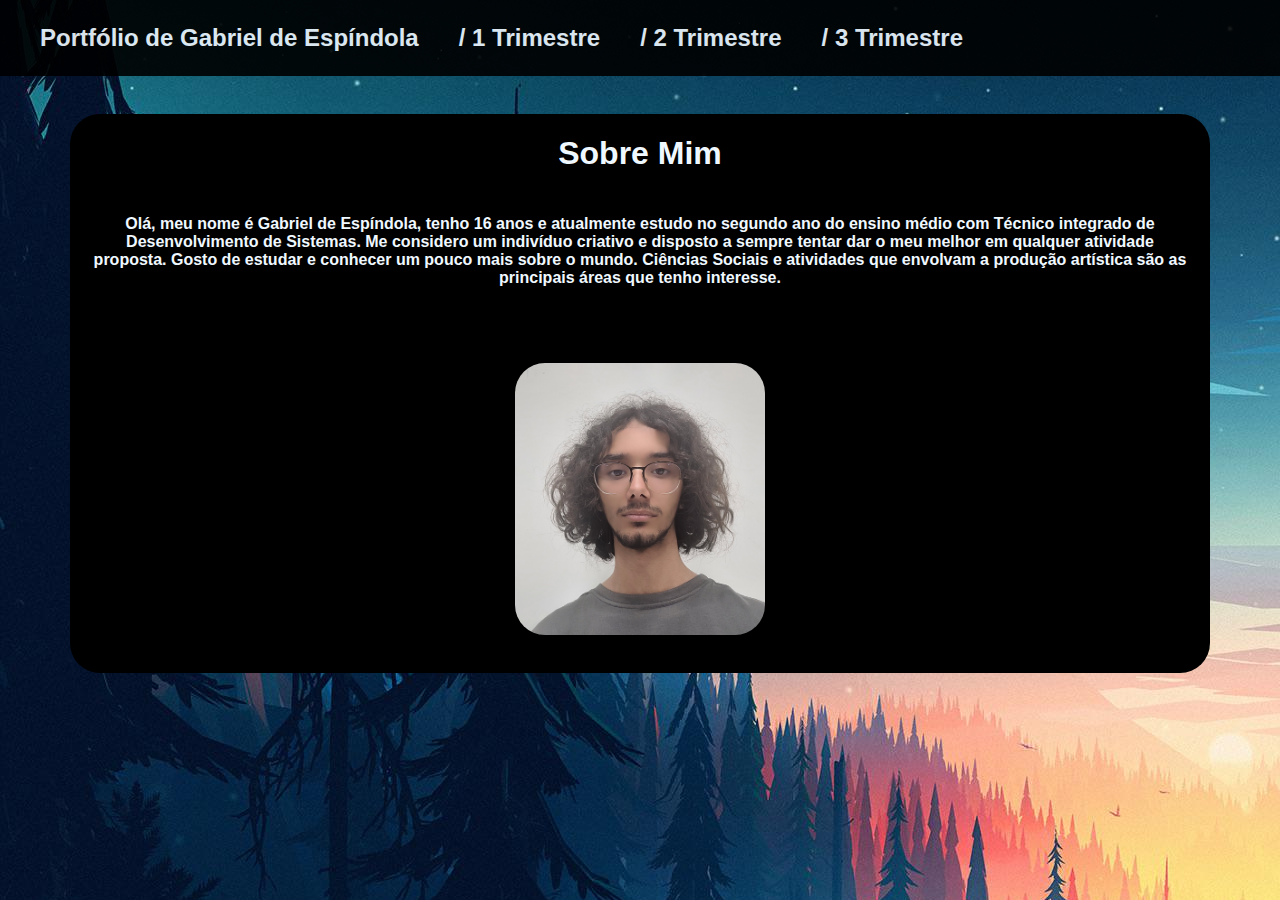
<file: index.html>
<!DOCTYPE html>
<html lang="pt-br">

    <head>
    <meta charset="UTF-8">
    <title>Portfólio</title>
    <link rel="stylesheet" href="style.css">
    </head>
    
<body>
    <div class="Cabeçalho">
    <header>
        <nav>
            <ul>
                <li><a href="index.html" class="home">Portfólio de Gabriel de Espíndola</a></li>
                <li><a href="trimestre1.html" class="tri1"> / 1 Trimestre</a></li>
                <li><a href="trimestre2.html" class="tri2"> / 2 Trimestre</a></li>
                <li><a href="trimestre3.html" class="tri3"> / 3 Trimestre</a></li>
            </ul>
        </nav>
    </header>
    
    </div>
    <br>
    
</div>
<section id="Início">
    <div class="meio">
        
        <h1 class="port"> Sobre Mim</h1>
        <div class="lista">
        <h4>Olá, meu nome é Gabriel de Espíndola, tenho 16 anos e atualmente estudo no segundo ano do ensino médio com Técnico integrado de Desenvolvimento de Sistemas.
            Me considero um indivíduo criativo e disposto a sempre tentar dar o meu melhor em qualquer atividade proposta. Gosto de estudar e conhecer um pouco mais sobre o mundo. Ciências Sociais e atividades que envolvam a produção artística são as principais áreas que tenho interesse.
        </h4>
    </div>
        <img class = image src="2.jpg" width="250px">
    </div>

</section>
</body>
</html>
</file>
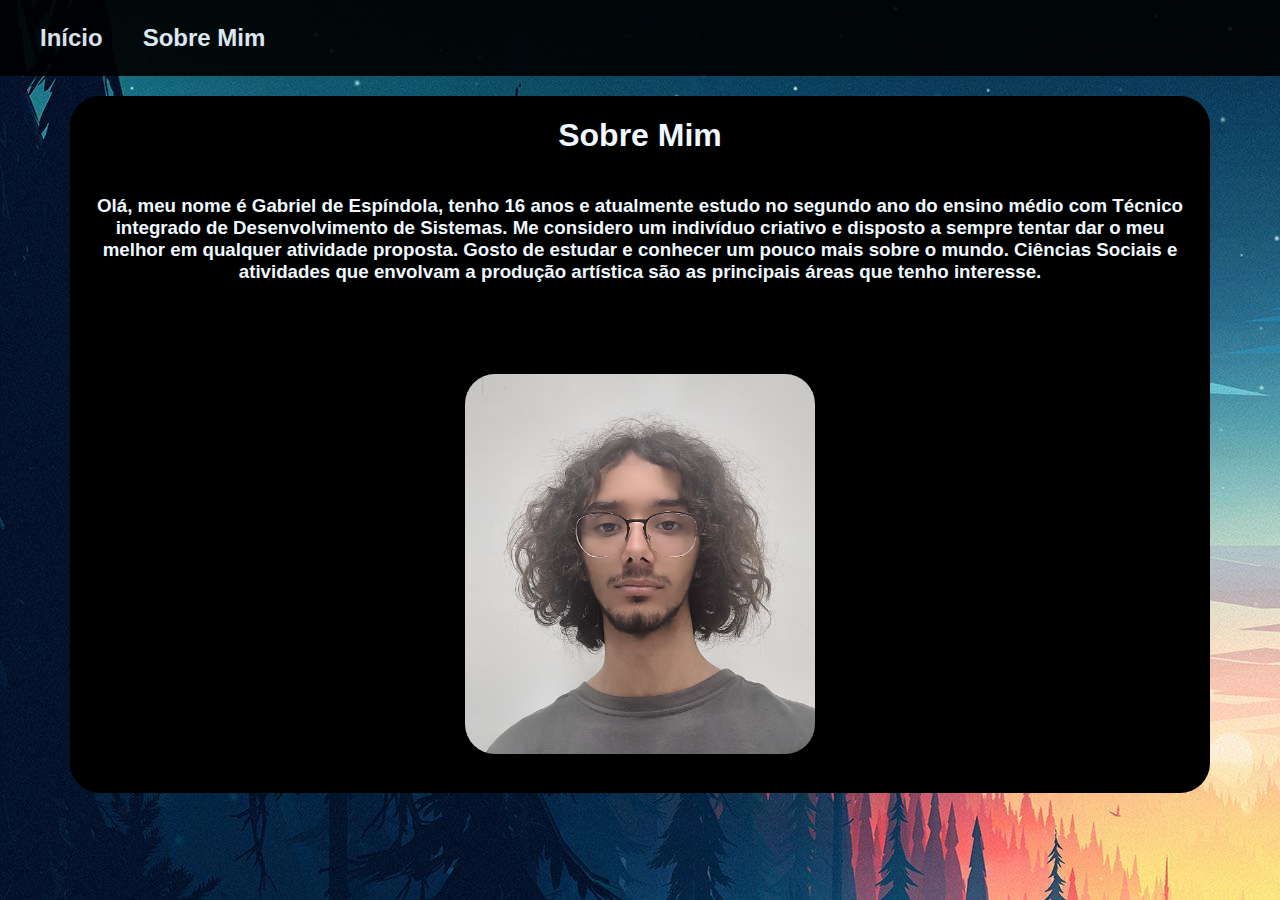
<file: sobremim.html>
<!DOCTYPE html>
<html lang="pt-br">
<head>
    <meta charset="UTF-8">
    <meta name="viewport" content="width=device-width, initial-scale=1.0">
    <title>Sobre Mim</title>
    <link rel="stylesheet" href="style.css">
</head>
<body>
    <div class="Cabeçalho">
        <header>
            <nav>
                <ul>
                    <li><a href="index.html" class="home">Início</a></li>
                    <li><a href="sobremim.html" class="sbr">Sobre Mim</a></li>
                    
                </ul>
            </nav>
        </header>
        
        </div>
        <section id="Início">
            <div class="meio">
                
                <h1 class="port"> Sobre Mim</h1>
                <div class="lista">
                <h3>Olá, meu nome é Gabriel de Espíndola, tenho 16 anos e atualmente estudo no segundo ano do ensino médio com Técnico integrado de Desenvolvimento de Sistemas.
                    Me considero um indivíduo criativo e disposto a sempre tentar dar o meu melhor em qualquer atividade proposta. Gosto de estudar e conhecer um pouco mais sobre o mundo. Ciências Sociais e atividades que envolvam a produção artística são as principais áreas que tenho interesse.
                </h3>
            </div>
            
                <br>
                <img class = image src="2.jpg" width="350px">
                <br>
            </div>
        
        </section>
</body>
</html>
</file>
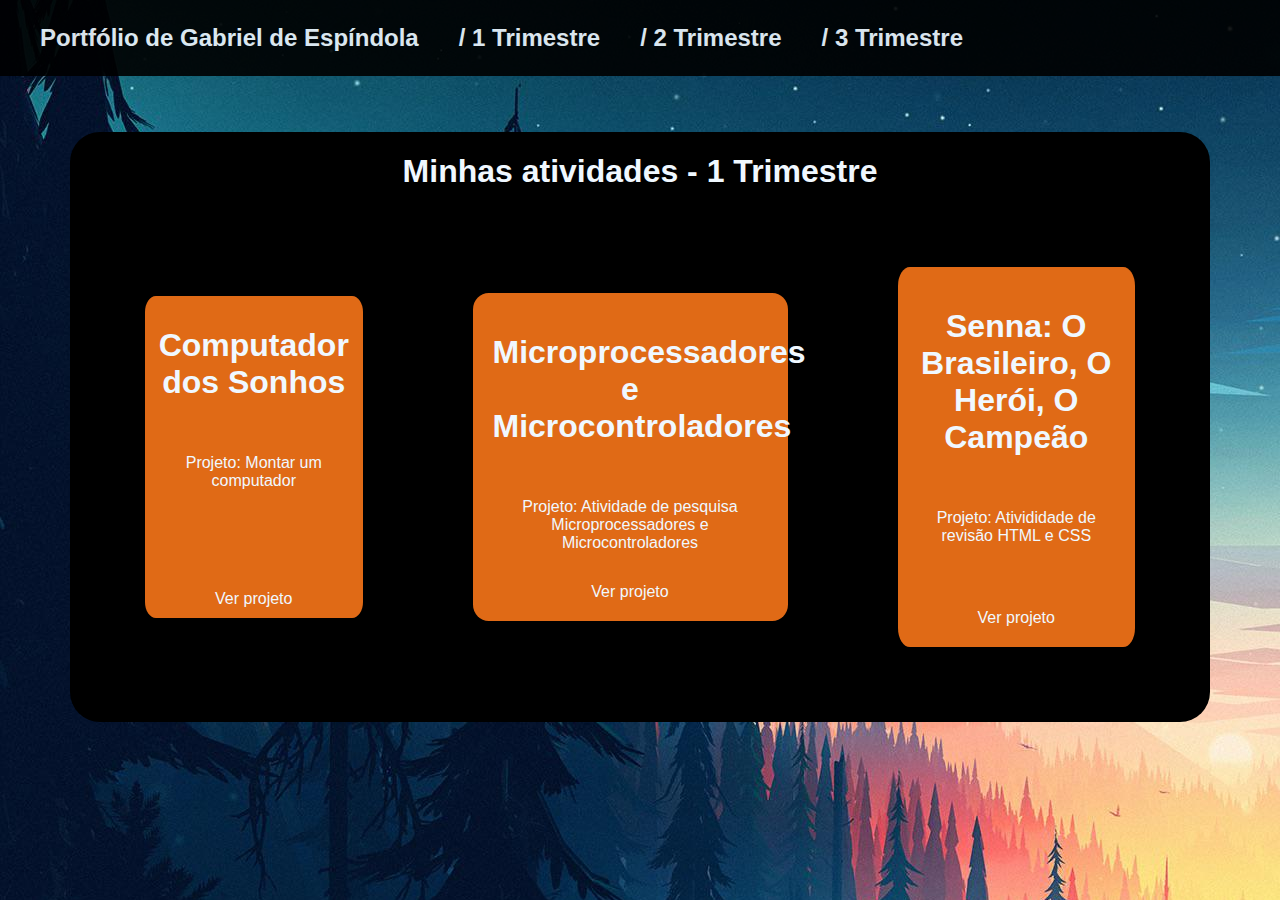
<file: trimestre1.html>
<!DOCTYPE html>
<html lang="pt-br">

    <head>
    <meta charset="UTF-8">
    <title>Portfólio</title>
    <link rel="stylesheet" href="style.css">
    </head>
    
<body>
    <div class="Cabeçalho">
    <header>
        <nav>
            <ul>
                <li><a href="index.html" class="home">Portfólio de Gabriel de Espíndola</a></li>
                <li><a href="trimestre1.html" class="tri1"> / 1 Trimestre</a></li>
                <li><a href="trimestre2.html" class="tri2"> / 2 Trimestre</a></li>
                <li><a href="trimestre3.html" class="tri3"> / 3 Trimestre</a></li>
            </ul>
        </nav>
    </header>
    
    </div>
    <br>
    <br>
    
    
    
     <section id="projetos">
         <div class="meio">
            <h1>Minhas atividades - 1 Trimestre</h1>
           
            <div class="lista">
                <div class="projeto">
                    <h1>Computador dos Sonhos</h1>
                    <p>Projeto: Montar um computador</p>
                    <br>
                    <br>
                    <br>
                    <a href="https://classroom.google.com/c/NjI4NjIyODMwMzYz/a/NjY2NTE1NTI4NTA0/details">Ver projeto</a>
                </div>
                <div class="projeto2">
                    <h1>Microprocessadores e Microcontroladores</h1>
                    <p>Projeto: Atividade de pesquisa Microprocessadores e Microcontroladores</p>
                    <a href="https://classroom.google.com/c/NjI4NjIyODMwMzYz/a/NjI4ODE3MjcyNjk2/details">Ver projeto</a>
                </div>
                <div class="projeto3">
                    <h1>Senna: O Brasileiro, O Herói, O Campeão</h1>
                    <p>Projeto: Ativididade de revisão HTML e CSS</p>
                    <br>
                    <a href="https://classroom.google.com/c/NjI4NjIyODMwMzYz/a/NjU2NjA5MzQwMzYx/details">Ver projeto</a>
                </div>
            </div>
        </div>
    </section>

    
    

</body>
</html>
</file>
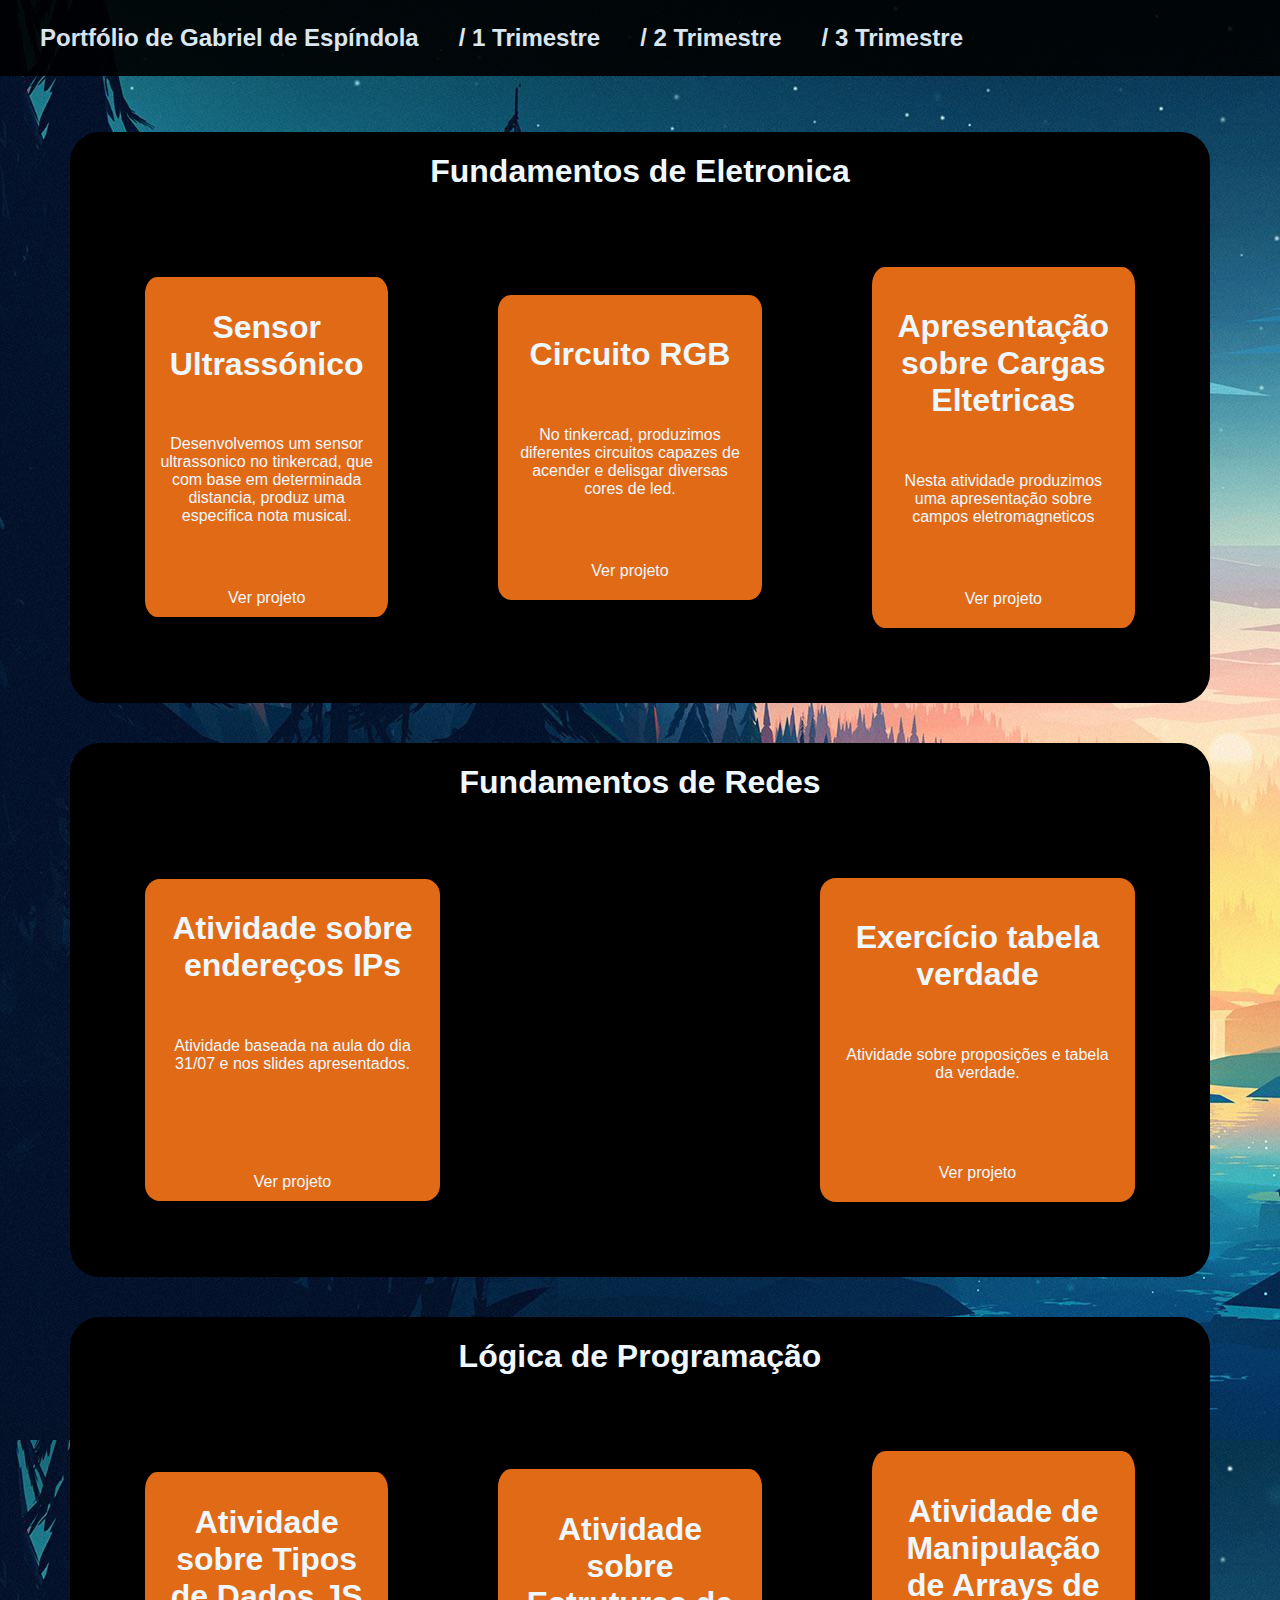
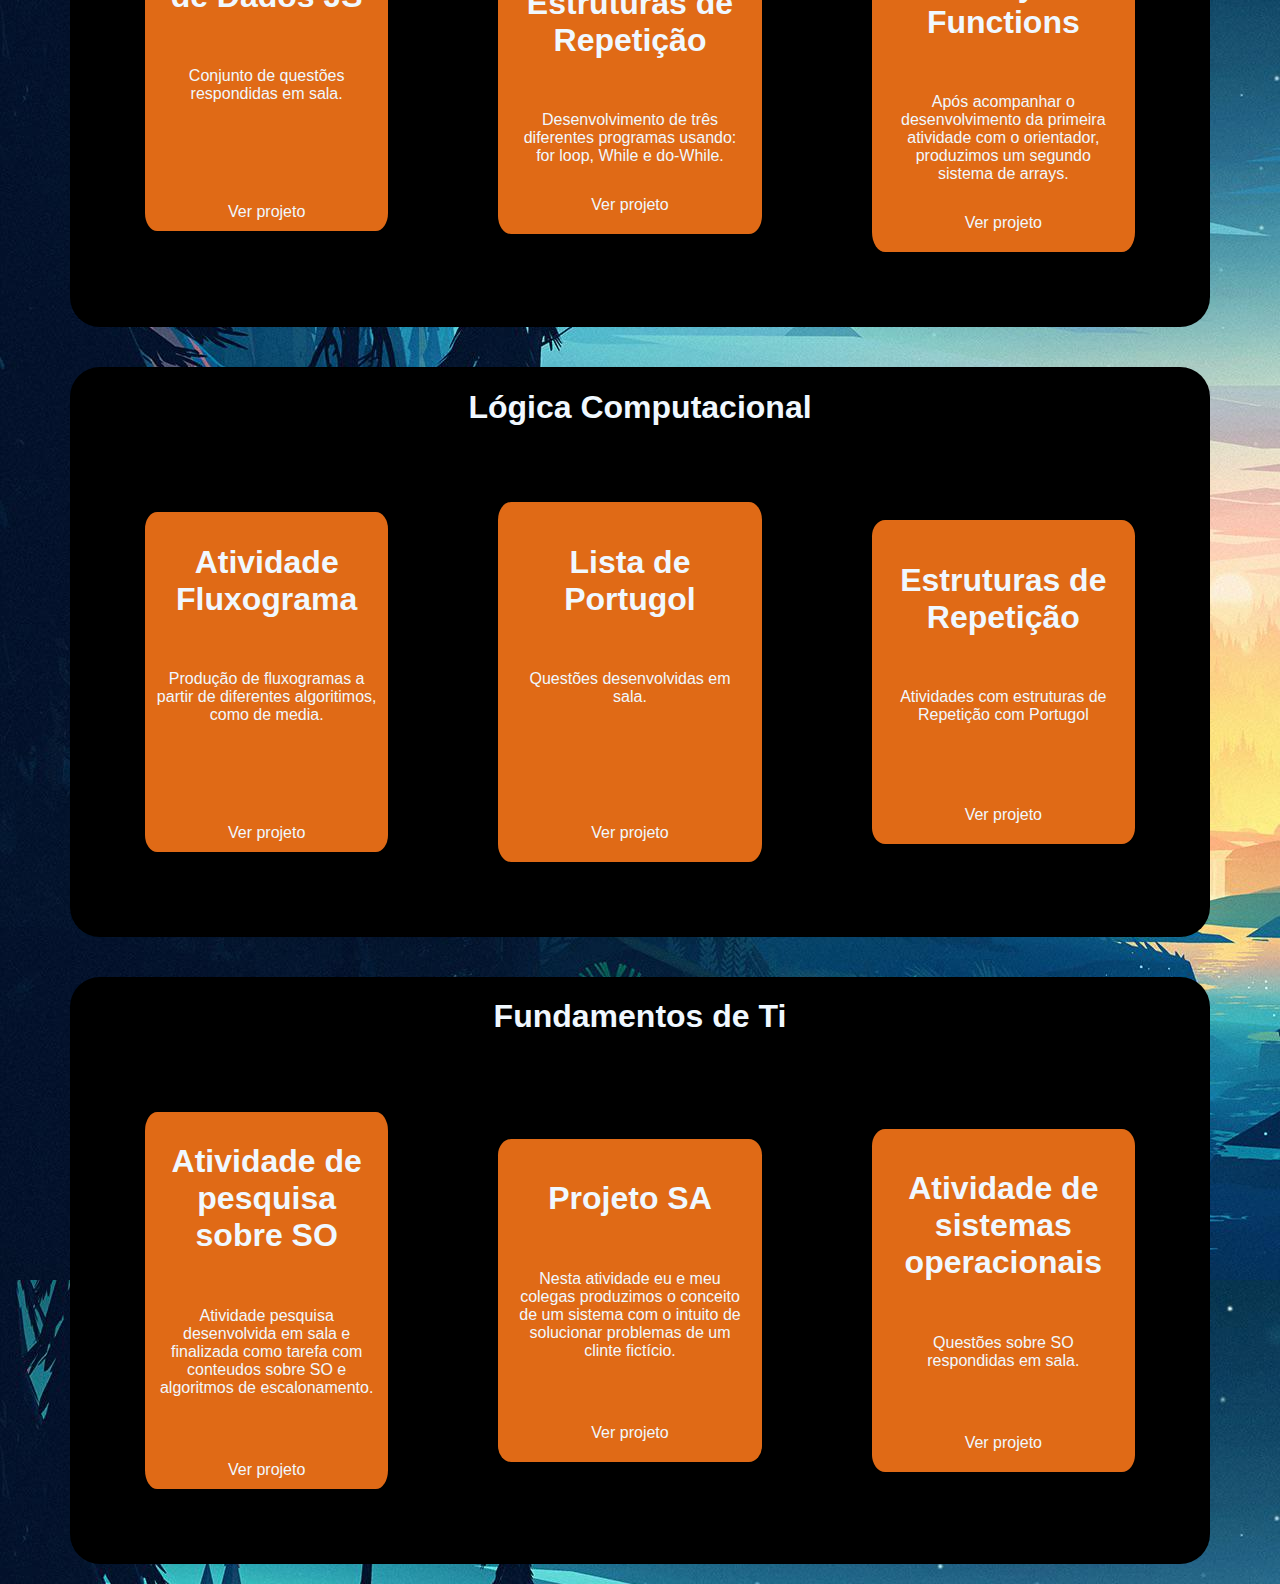
<file: trimestre2.html>
<!DOCTYPE html>
<html lang="pt-br">

    <head>
    <meta charset="UTF-8">
    <title>Portfólio</title>
    <link rel="stylesheet" href="style.css">
    </head>
    
<body>
    <div class="Cabeçalho">
    <header>
        <nav>
            <ul>
                <li><a href="index.html" class="home">Portfólio de Gabriel de Espíndola</a></li>
                <li><a href="trimestre1.html" class="tri1"> / 1 Trimestre</a></li>
                <li><a href="trimestre2.html" class="tri2"> / 2 Trimestre</a></li>
                <li><a href="trimestre3.html" class="tri3"> / 3 Trimestre</a></li>
            </ul>
        </nav>
    </header>
    
    </div>
    <br>
    <br>
    
    
    
     <section id="projetos">
        <div class="meio">
            <h1>Fundamentos de Eletronica</h1>
           
            <div class="lista">
                <div class="projeto">
                    <h1>Sensor Ultrassónico</h1>
                    <p>Desenvolvemos um sensor ultrassonico no tinkercad, que com base em determinada distancia, produz uma especifica nota musical.</p>
                    <br>
                    <a href=https://classroom.google.com/c/NjI4NjIyODMwMzYz/a/Njg0NzgzNjc0NDcz/details>Ver projeto</a>
                </div>
                <div class="projeto2">
                    <h1>Circuito RGB</h1>
                    
                    <p>No tinkercad, produzimos diferentes circuitos capazes de acender e delisgar diversas cores de led.</p>
                    <br>
                    <a href=https://classroom.google.com/c/NjI4NjIyODMwMzYz/a/Njg0NzQwNzYwMjk3/details>Ver projeto</a>
                </div>
                <div class="projeto3">
                    <h1>Apresentação sobre Cargas Eltetricas</h1>
                    <p> Nesta atividade produzimos uma apresentação sobre campos eletromagneticos</p>
                    <br>
                    <a href=https://classroom.google.com/c/NjI4NjIyODMwMzYz/a/NjgxODc1Mzg3NTIz/details>Ver projeto</a>
                </div>
            </div>
        </div>
    </section>

    <section id="projetos">
        <div class="meio">
           <h1>Fundamentos de Redes</h1>
          
           <div class="lista">
               <div class="projeto">
                   <h1>Atividade sobre endereços IPs</h1>
                   <p> Atividade baseada na aula do dia 31/07 e nos slides apresentados.</p>
                   <br>
                   <br>
                   <br>
                   <a href=https://classroom.google.com/c/NjI4NjIyODMwMzYz/a/NzAyMDM5NjY1OTY2/details>Ver projeto</a>
               </div>
               <div class="projeto2">
                   <h1>Exercício tabela verdade</h1>
                   <p>Atividade sobre proposições e tabela da verdade.</p>
                   <br>
                <br>
                   <a href=https://classroom.google.com/c/NjI4NjIyODMwMzYz/a/NzA3OTgyODMyNzQ3/details>Ver projeto</a>
                </div>
           </div>
       </div>
   </section>

   <section id="projetos">
    <div class="meio">
       <h1>Lógica de Programação</h1>
      
       <div class="lista">
           <div class="projeto">
               <h1>Atividade sobre Tipos de Dados JS</h1>
               <p>Conjunto de questões respondidas em sala.</p>
               <br>
               <br>
               <br>
               <a href=https://classroom.google.com/c/NjI4NjIyODMwMzYz/a/Njg1MDA0NDcwMTcy/details>Ver projeto</a>
           </div>
           <div class="projeto2">
               <h1>Atividade sobre Estruturas de Repetição</h1>
               <p>Desenvolvimento de três diferentes programas usando: for loop, While e do-While.</p>
               <a href=https://classroom.google.com/c/NjI4NjIyODMwMzYz/a/NzA5MzYxMzczMTM2/details>Ver projeto</a>
           </div>
           <div class="projeto3">
               <h1>Atividade de Manipulação de Arrays de Functions</h1>
               <p>Após acompanhar o desenvolvimento da primeira atividade com o orientador, produzimos um segundo sistema de arrays.</p>
               <a href=https://classroom.google.com/c/NjI4NjIyODMwMzYz/a/Njg1MTcwMDE2NzMz/details>Ver projeto</a>
           </div>
       </div>
   </div>
</section>

<section id="projetos">
    <div class="meio">
       <h1>Lógica Computacional</h1>
      
       <div class="lista">
           <div class="projeto">
               <h1>Atividade Fluxograma</h1>
               <p>Produção de fluxogramas a partir de diferentes algoritimos, como de media.</p>
               <br>
               <br>
               <br>
               <a href=https://classroom.google.com/c/NjI4NjIyODMwMzYz/a/NjU2MzQ3MTM0MzY0/details>Ver projeto</a>
           </div>
           <div class="projeto2">
               <h1>Lista de Portugol</h1>
               <p>Questões desenvolvidas em sala.</p>
               <br>
               <br>
               <br>
               <br>
               <a href=https://classroom.google.com/c/NjI4NjIyODMwMzYz/a/NjU2NDczOTAwNDMw/details>Ver projeto</a>
           </div>
           <div class="projeto3">
               <h1>Estruturas de Repetição</h1>
               <p>Atividades com estruturas de Repetição com Portugol</p>
               <br>
               <br>
               <a href=https://classroom.google.com/c/NjI4NjIyODMwMzYz/a/NjU2NTYzODI5ODE2/details>Ver projeto</a>
           </div>
       </div>
   </div>
</section>

<section id="projetos">
    <div class="meio">
       <h1>Fundamentos de Ti</h1>
      
       <div class="lista">
           <div class="projeto">
               <h1>Atividade de pesquisa sobre SO</h1>
               <p>Atividade pesquisa desenvolvida em sala e finalizada como tarefa com conteudos sobre SO e algoritmos de escalonamento.</p>
               <br>
               <a href=https://classroom.google.com/c/NjI4NjIyODMwMzYz/a/NjgyMjIwNTc3MTA3/details>Ver projeto</a>
           </div>
           <div class="projeto2">
               <h1>Projeto SA</h1>
               
               <p>Nesta atividade eu e meu colegas produzimos o conceito de um sistema com o intuito de solucionar problemas de um clinte fictício.</p>
               <br>
               <a href=https://classroom.google.com/c/NjI4NjIyODMwMzYz/a/NjgyMDk2NjM3MTky/details>Ver projeto</a>
           </div>
           <div class="projeto3">
               <h1>Atividade de sistemas operacionais</h1>
               <p> Questões sobre SO respondidas em sala.</p>
               <br>
               <a href=https://classroom.google.com/c/NjI4NjIyODMwMzYz/a/NjgxODgzMDA3MzE0/details>Ver projeto</a>
           </div>
       </div>
   </div>
</section>
    
</body>
</html>
</file>
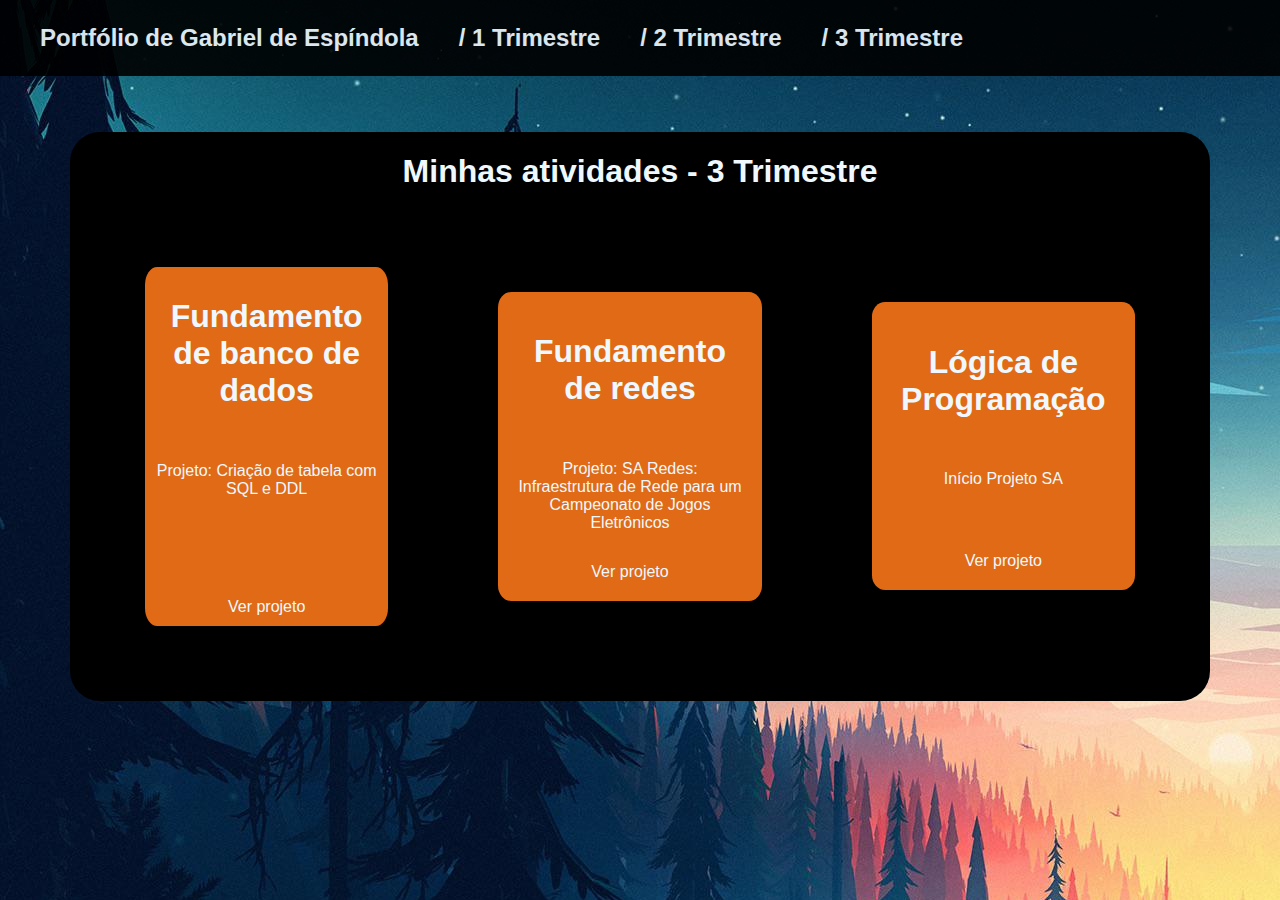
<file: trimestre3.html>
<!DOCTYPE html>
<html lang="pt-br">

    <head>
    <meta charset="UTF-8">
    <title>Portfólio</title>
    <link rel="stylesheet" href="style.css">
    </head>
    
<body>
    <div class="Cabeçalho">
    <header>
        <nav>
            <ul>
                <li><a href="index.html" class="home">Portfólio de Gabriel de Espíndola</a></li>
                <li><a href="trimestre1.html" class="tri1"> / 1 Trimestre</a></li>
                <li><a href="trimestre2.html" class="tri2"> / 2 Trimestre</a></li>
                <li><a href="trimestre3.html" class="tri3"> / 3 Trimestre</a></li>
            </ul>
        </nav>
    </header>
    
    </div>
    <br>
    <br>
    
    
    
     <section id="projetos">
         <div class="meio">
            <h1>Minhas atividades - 3 Trimestre</h1>
           
            <div class="lista">
                <div class="projeto">
                    <h1>Fundamento de banco de dados</h1>
                    <p>Projeto: Criação de tabela com SQL e DDL</p>
                    <br>
                    <br>
                    <br>
                    <a href="https://classroom.google.com/c/NjI4NjIyODMwMzYz/a/NzI5MzMxMDIzMDUw/details">Ver projeto</a>
                </div>
                <div class="projeto2">
                    <h1>Fundamento de redes</h1>
                    <p>Projeto: SA Redes: Infraestrutura de Rede para um Campeonato de Jogos Eletrônicos</p>
                    <a href="https://classroom.google.com/c/NjI4NjIyODMwMzYz/a/Njg2MTY2Mzc3NjA2/details">Ver projeto</a>
                </div>
                <div class="projeto3">
                    <h1>Lógica de Programação</h1>
                    <p>Início Projeto SA</p>
                    <br>
                    <a href="https://classroom.google.com/c/NjI4NjIyODMwMzYz/a/Njg1ODc1NDQzMjQ2/details">Ver projeto</a>
                </div>
            </div>
        </div>
    </section>

    
    

</body>
</html>
</file>
<file: style.css>
body { 
    margin: 0;
    background-image: url(c3uhsgo1vx541.jpg);
    color: aliceblue; 
    font-family: sans-serif;
}

.Cabeçalho {
    font-weight: bolder;
    background-color: #000000;
    opacity: 90%;
    display: flex;
    font-size: large;
    margin-left: 0%;
}

header {
    margin: 0;
}

ul {
    list-style: none;
    display: flex;
    gap: 40px;
    font-size: x-large;
}

.Port {
    font-weight: bolder;
}

a {
    color: aliceblue;
    font-family: sans-serif;
    text-decoration: none;
}

.home {
    transition: all 0.5s ease;
}

.home:hover {
    color: #e06a16;
}


.tri1 {
    transition: all 0.5s ease;
}

.tri1:hover {
    color: #e06a16;
    
}

.tri2 {
    transition: all 0.5s ease;
}

.tri2:hover {
    color: #e06a16;
}

.atv {
    transition: all 0.5s ease;
}

.atv:hover {
    color: #e06a16;
}

.meio {
    flex: auto;
    text-align: center;
    
}

.Port {
    font-size: x-large;
    display: flex;
    
}

.projeto {  
    background-color: #e06a16;
    padding: 10px;
    display: flex;
    flex-direction: column;
    gap: 15px;
    width: 25%;
    margin: 5%;
    border-radius: 5%;
}

.projeto2 {  
    background-color: #e06a16;
    padding: 20px;
    display: flex;
    flex-direction: column;
    gap: 15px;
    width: 25%;
    margin: 5%;    
    border-radius: 5%;
}

.projeto3 {  
    background-color: #e06a16;
    padding: 20px;
    display: flex;
    flex-direction: column;
    gap: 15px;
    width: 25%;
    margin: 5%;
    border-radius: 5%;
}



section {
    padding: 20px 70px;
    display: flex;
    align-items: center;
    justify-content: space-between;
}

.meio{
    border-radius: 30px;
    background-color: #000000;
    
    
}

.lista {
    display: flex;
        justify-content: space-between;
        align-items: center;
        margin: 20px;
}

.image {
    border-radius: 30px;
    margin: 3%;
}
</file>
